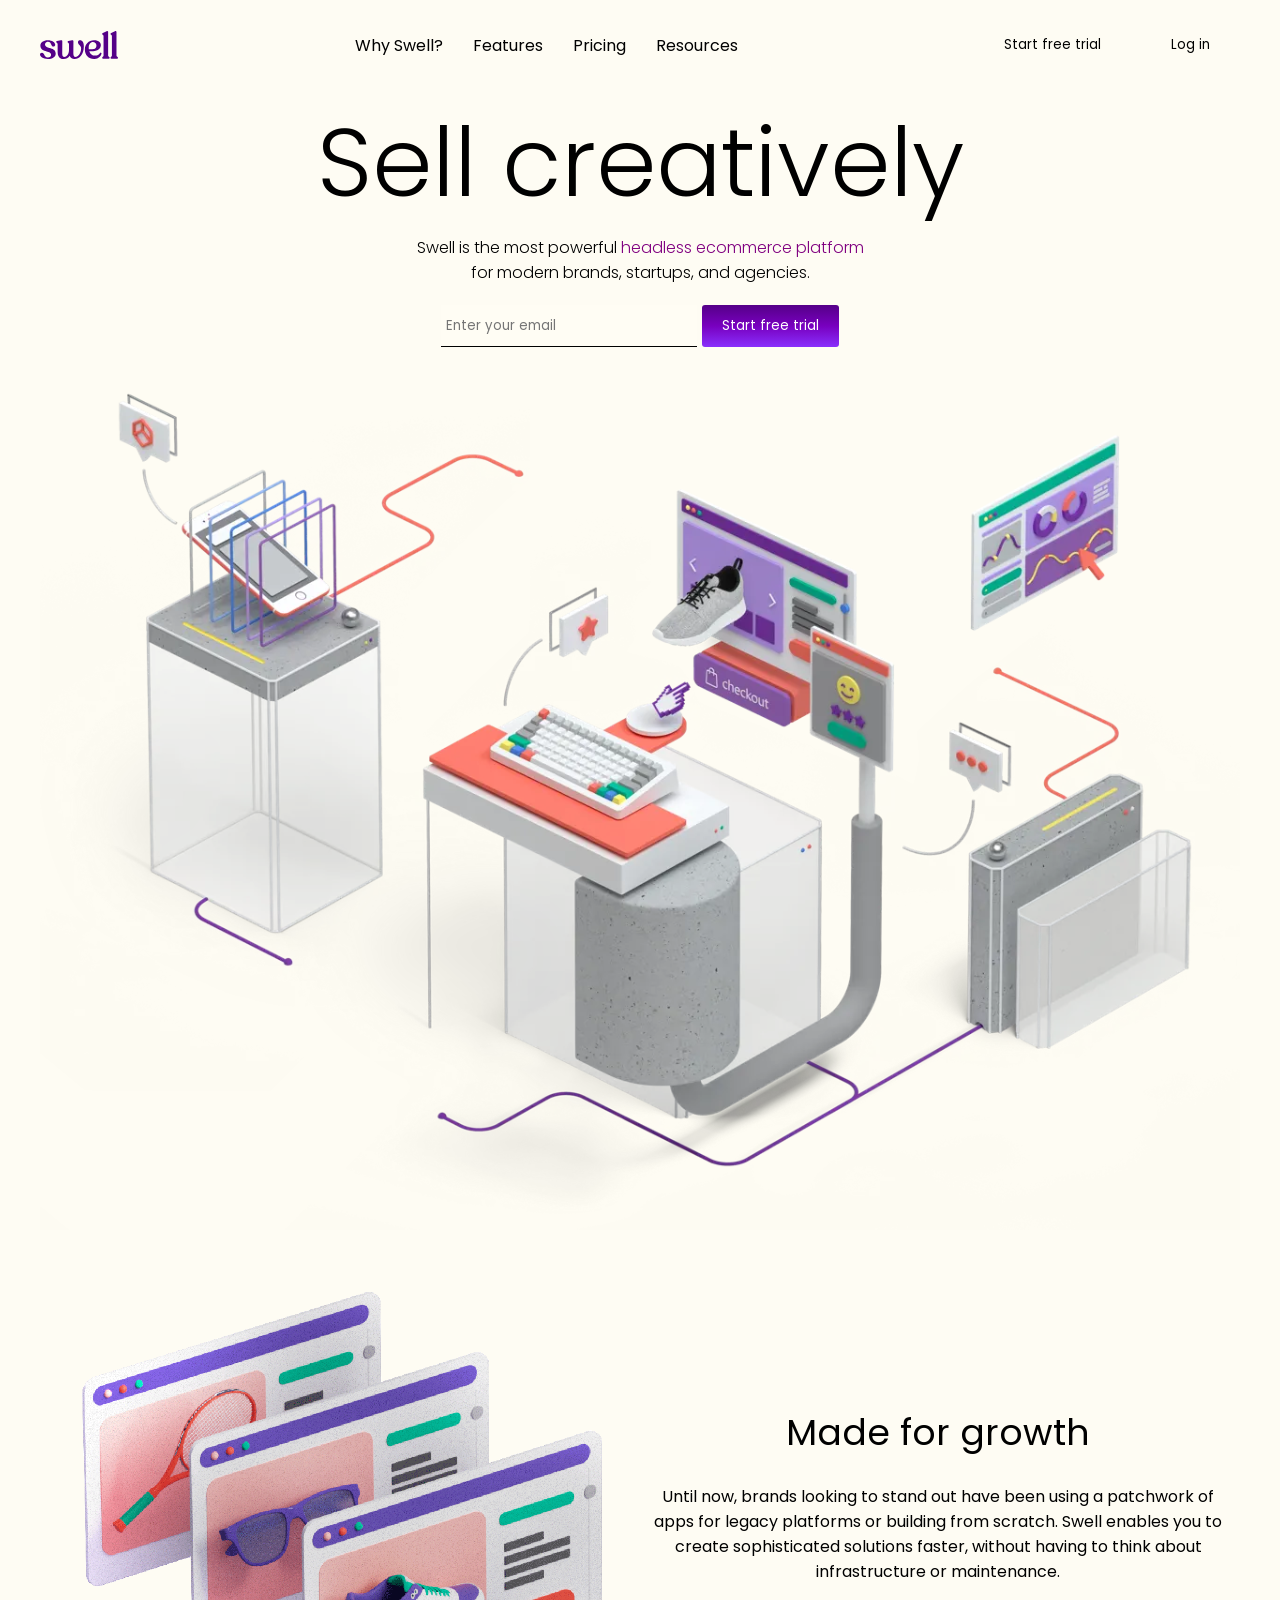
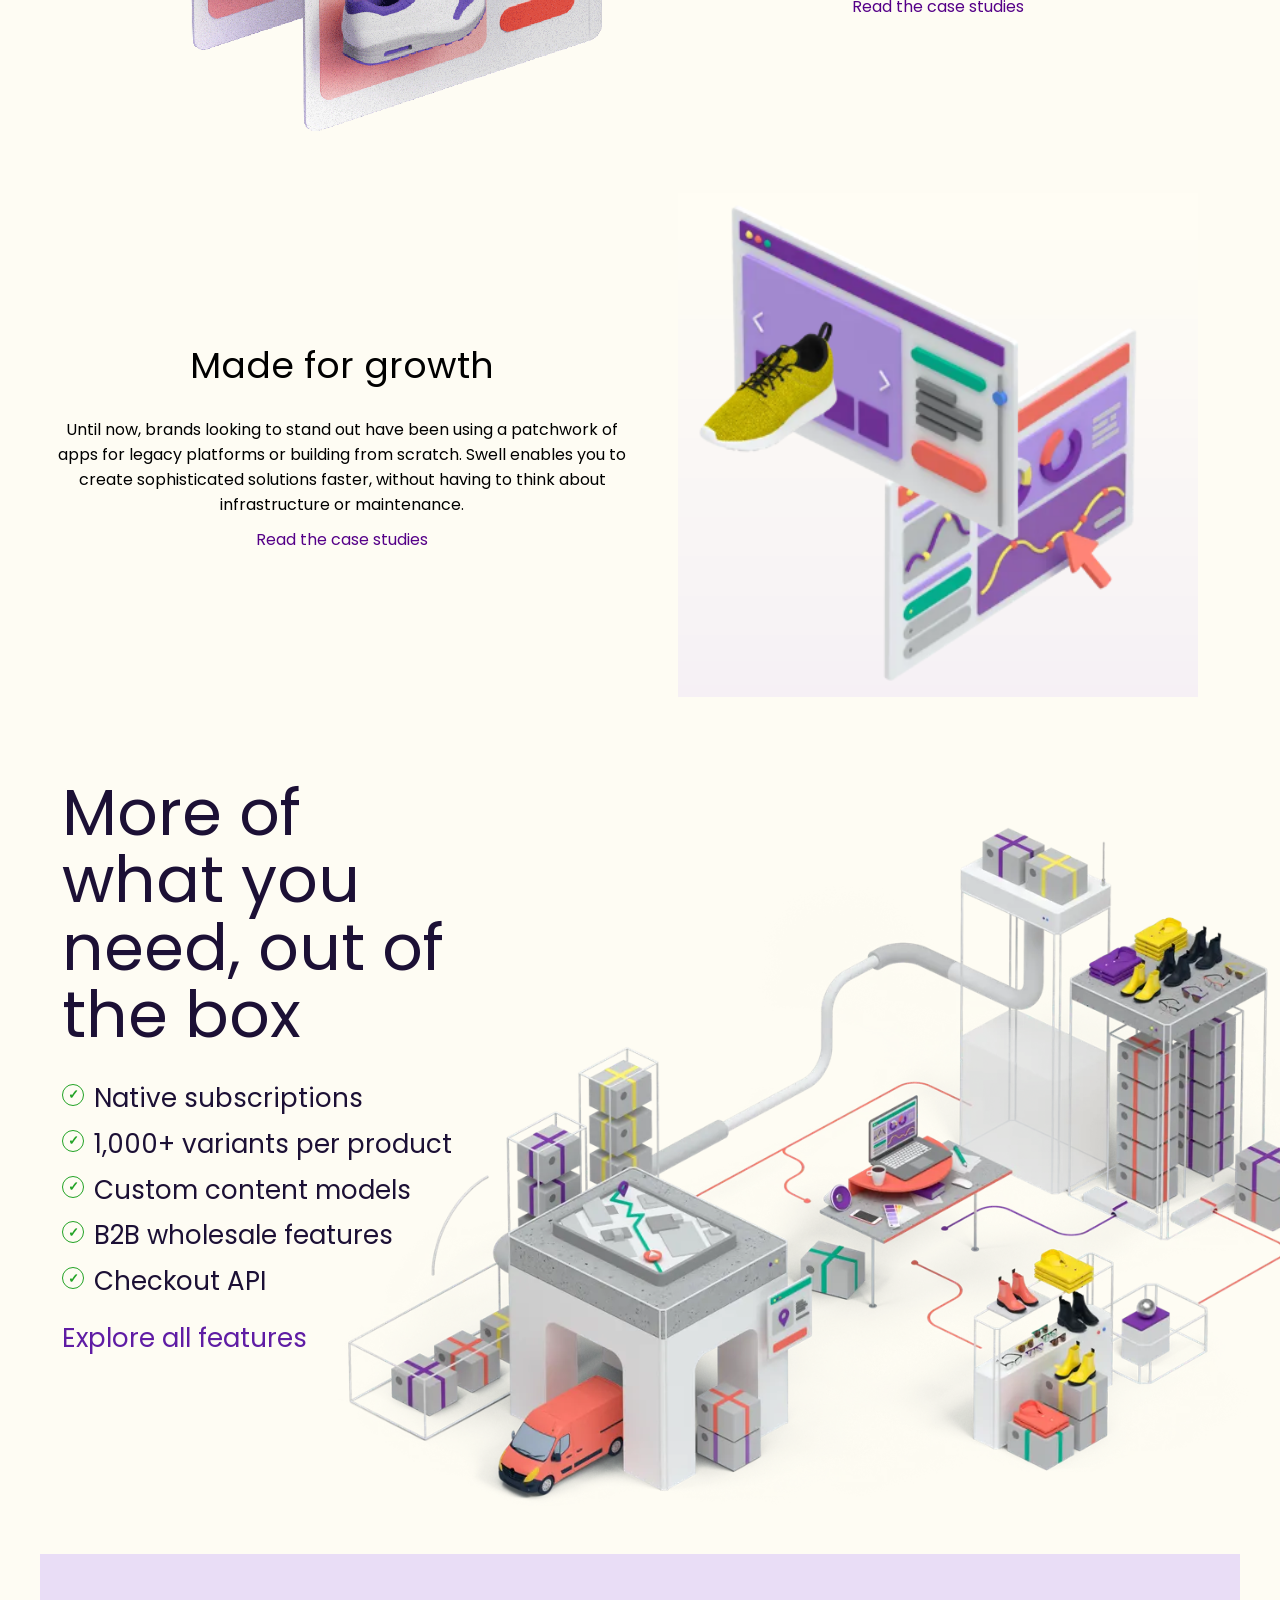
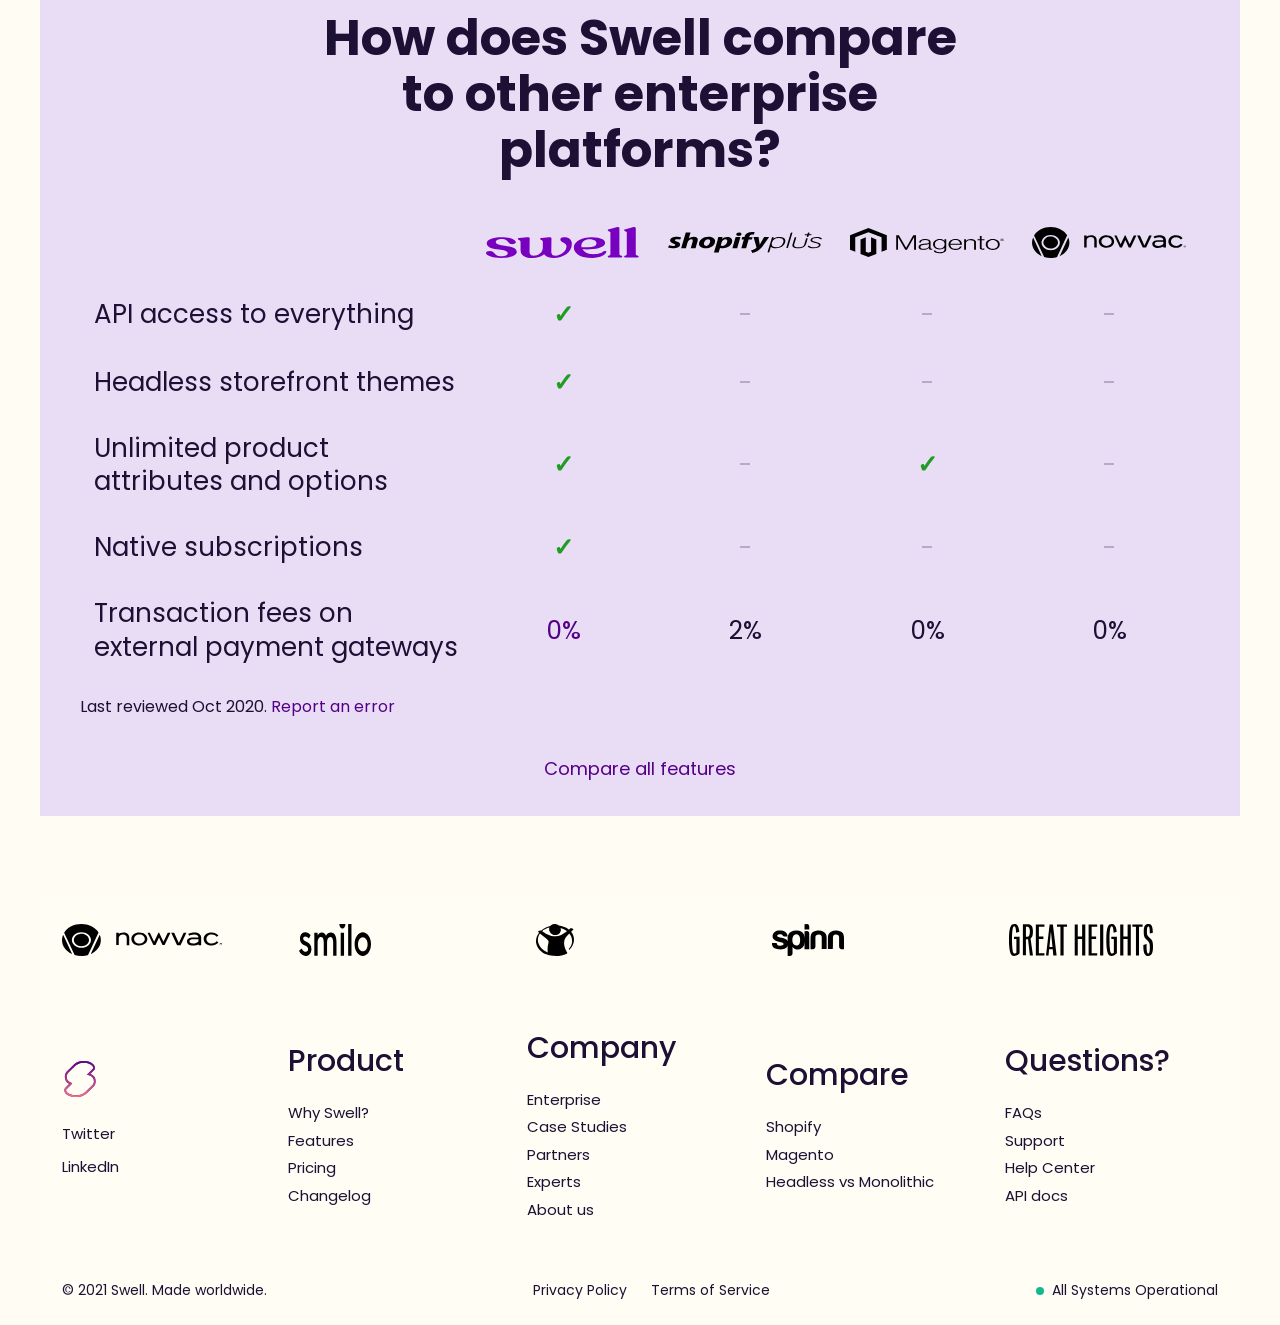
<file: index.html>
<!doctype html>
<html lang="en">
  <head>
    <meta charset="utf-8" />
    <meta name="viewport" content="width=device-width, initial-scale=1" />
    <meta http-equiv="refresh" content="0; url=./layout/index.html" />
    <title>Swell</title>
    <script>
      window.location.replace("./layout/index.html");
    </script>
  </head>
  <body>
    <p>Redirecting to <a href="./layout/index.html">site</a>...</p>
  </body>
</html>
</file>
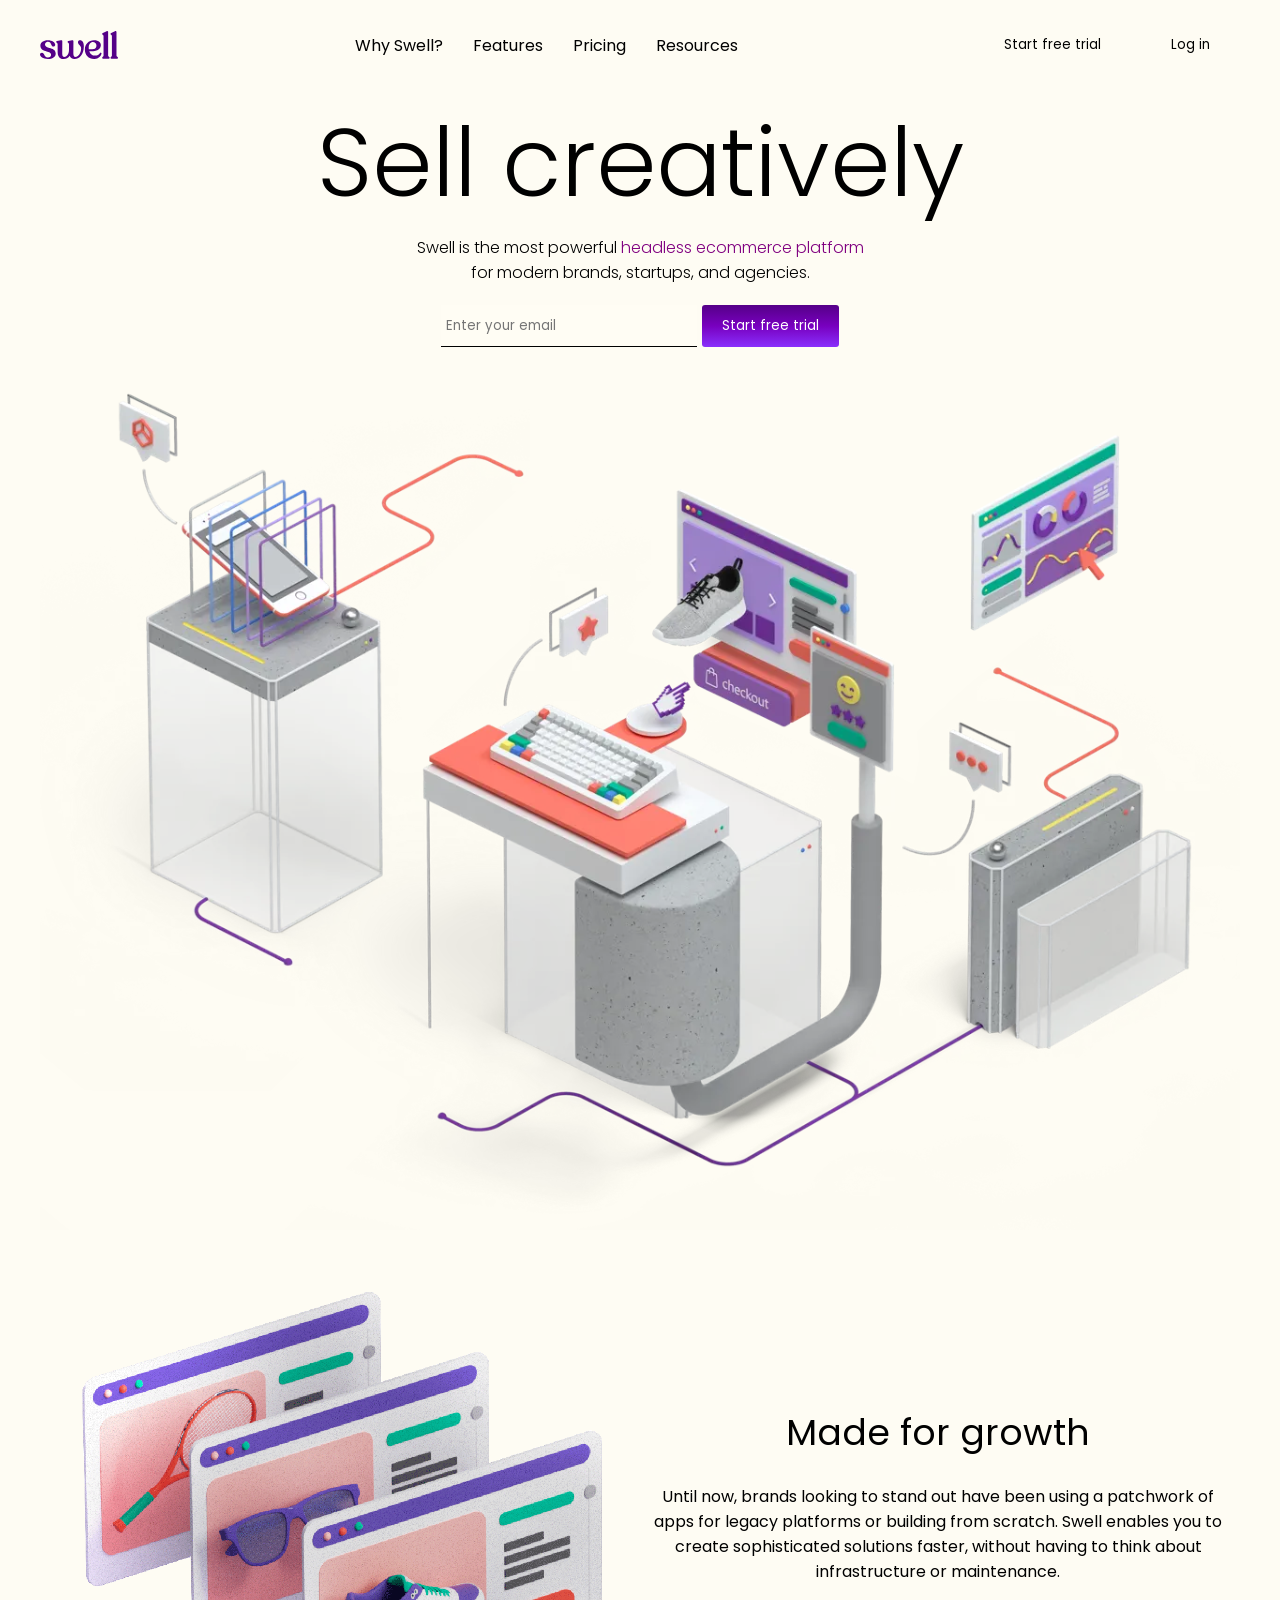
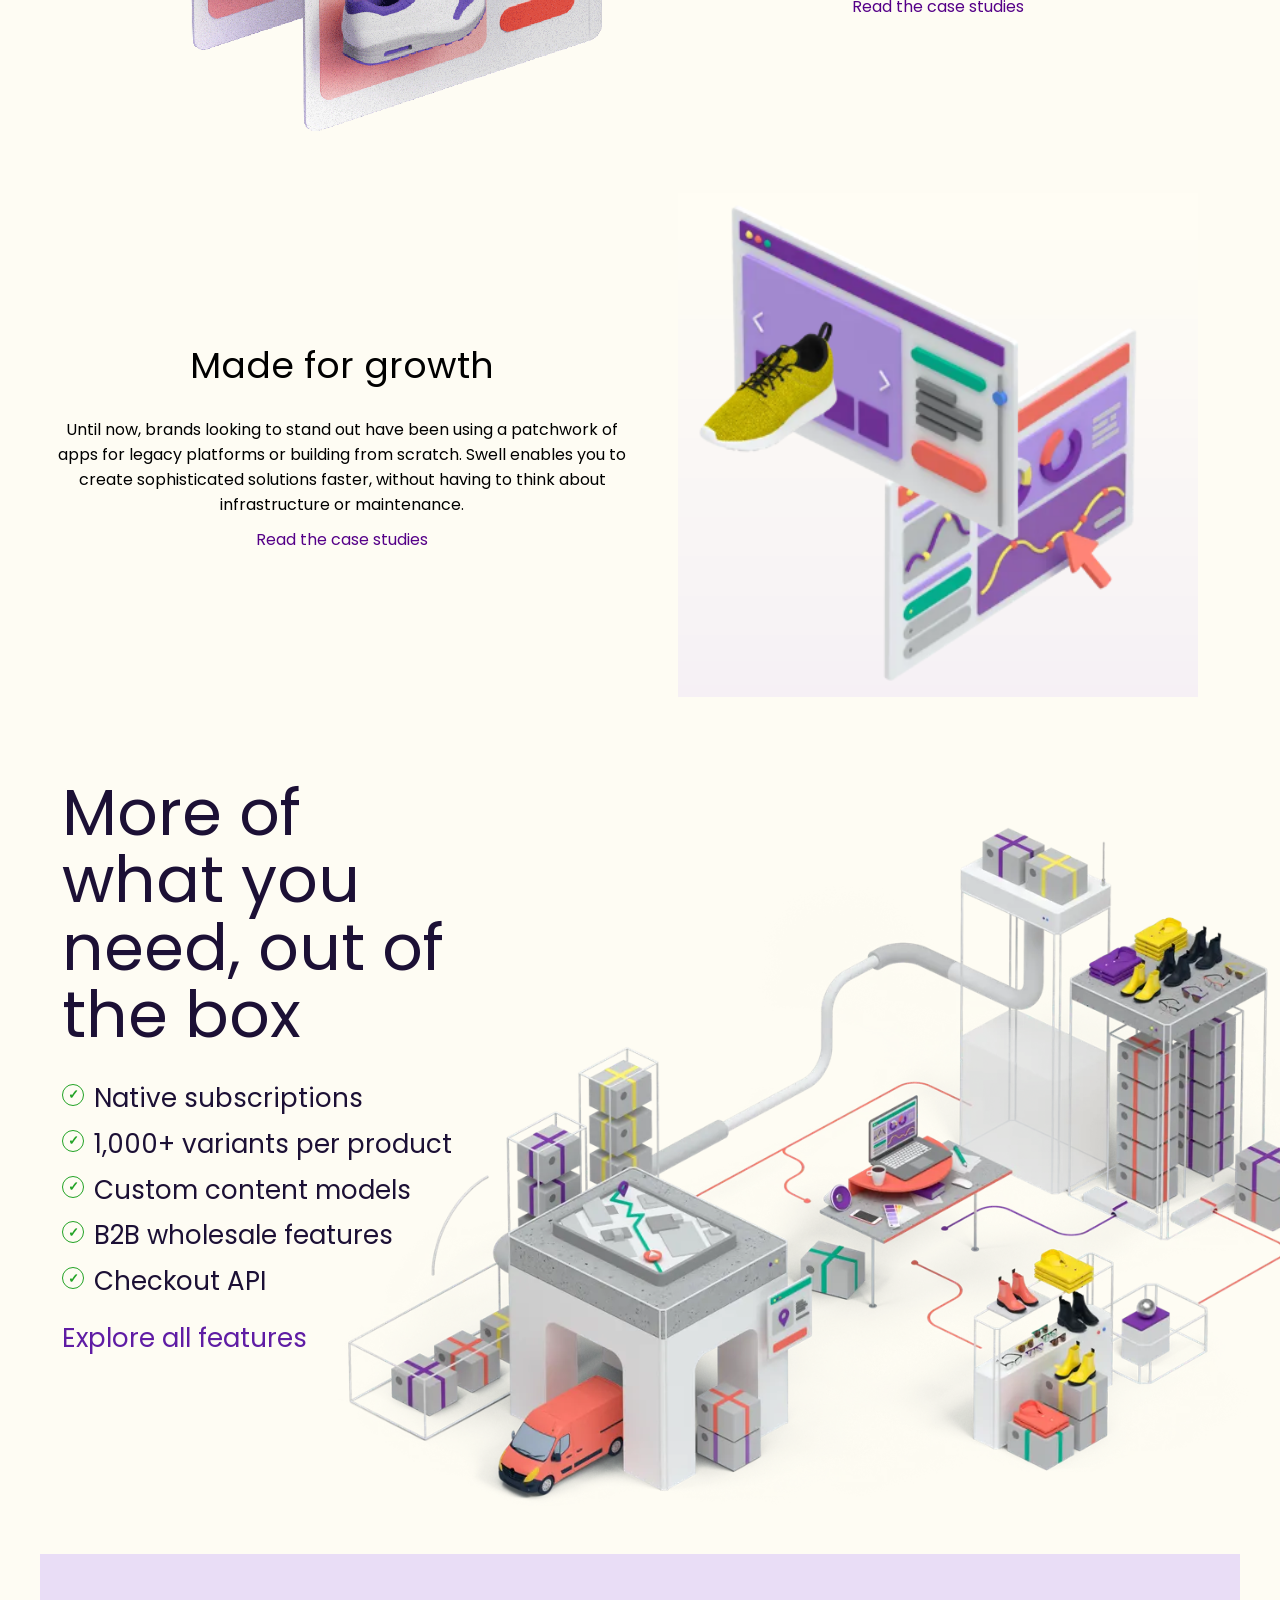
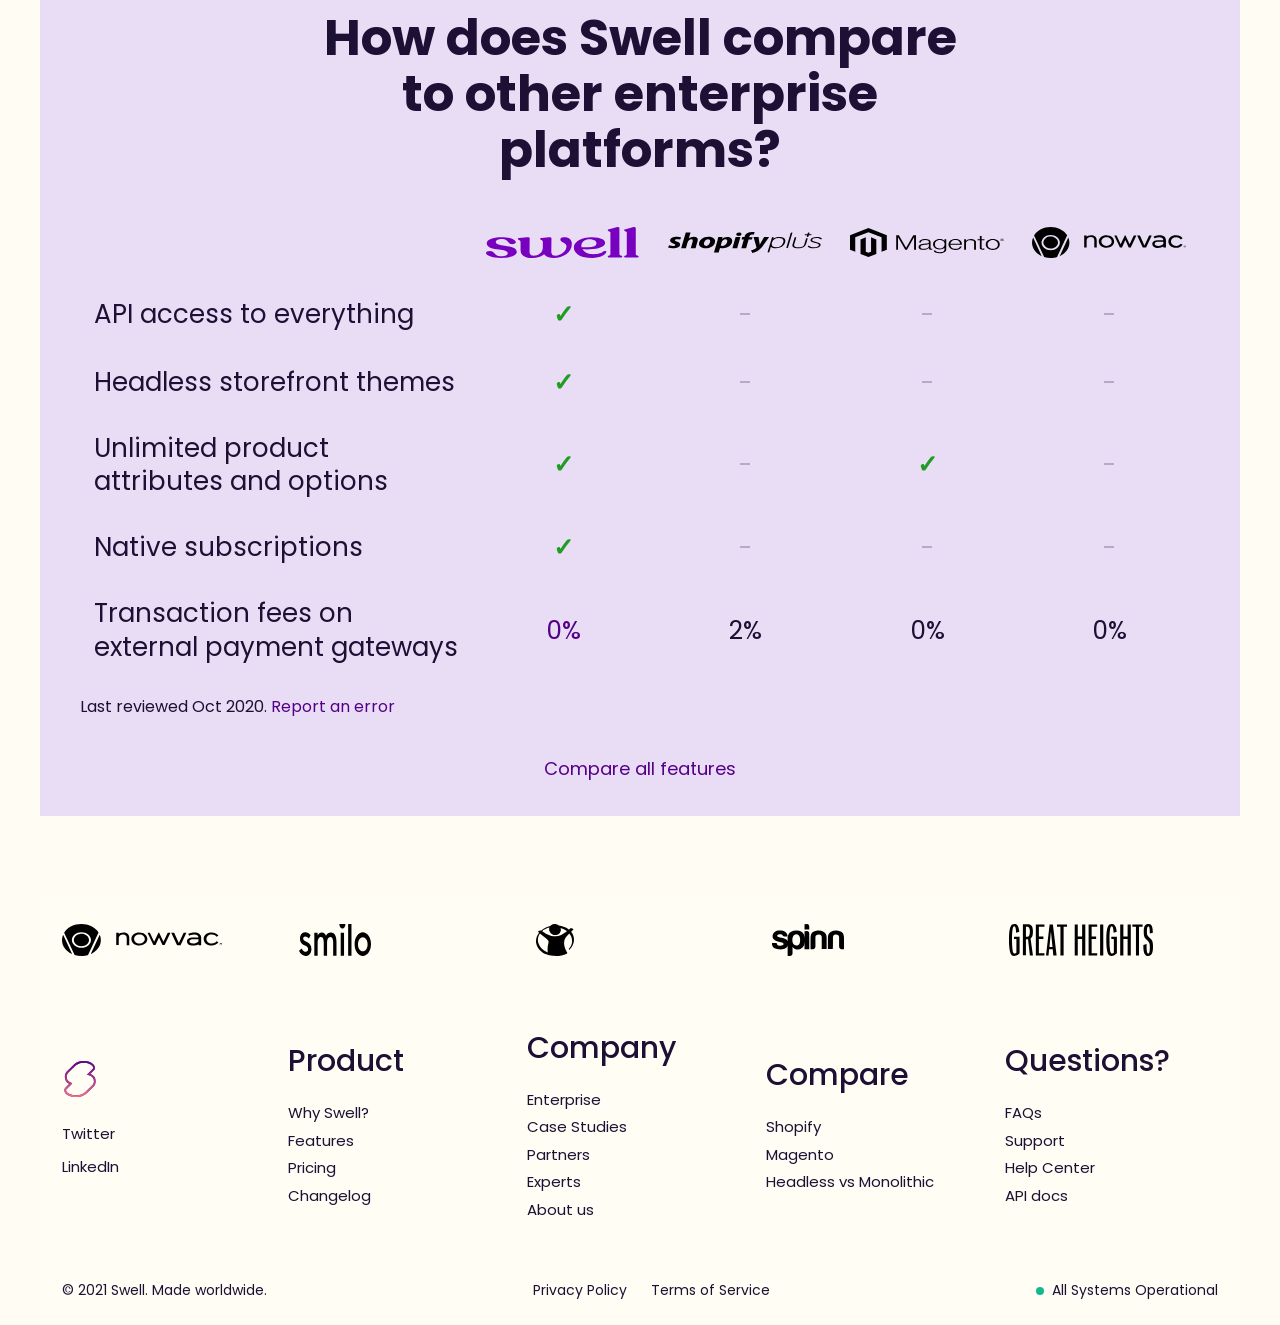
<file: layout/index.html>
<!DOCTYPE html>
<html lang="en">

<head>
    <meta charset="UTF-8" />
    <meta name="viewport" content="width=device-width, initial-scale=1.0" />
    <title>swell</title>
    <link rel="stylesheet" href="../style/style-fixed.css" />
    <link rel="shortcut icon" href="../Image/mainLOgo.svg" sizes="52x52" type="image/x-icon" />
    <link rel="preconnect" href="https://fonts.googleapis.com" />
    <link rel="preconnect" href="https://fonts.gstatic.com" crossorigin />
    <link href="https://fonts.googleapis.com/css2?family=Poppins:wght@400;500;700&display=swap" rel="stylesheet" />
</head>

<body>
    <header>
        <nav>
            <img src="../Image/mainLOgo.svg" alt="" />
            <ul>
                <li>Why Swell?</li>
                <li>Features</li>
                <li>Pricing</li>
                <li>Resources</li>
            </ul>
            <div class="containerBtn">
                <button class="Start">Start free trial</button>
                <button class="LogIn">Log in</button>
            </div>
        </nav>
    </header>
    <main>
        <div class="containerPoz">
            <h1>Sell creatively</h1>
            <p>
                Swell is the most powerful<span> headless ecommerce platform</span>
            </p>
            <p class="space">for modern brands, startups, and agencies.</p>
            <div class="containerInput">
                <input placeholder="Enter your email" type="search" /><button>
                    Start free trial
                </button>
            </div>
        </div>

        <div class="containerImageMain">
            <img src="../Image/mainImage.svg" alt="" />
        </div>

        <div class="mainFlex">
            <div class="contPos item">
                <img src="../Image/flexImage1.svg" alt="" />
            </div>
            <div class="contPos item">
                <h2>Made for growth</h2>
                <p>
                    Until now, brands looking to stand out have been using a patchwork
                    of apps for legacy platforms or building from scratch. Swell enables
                    you to create sophisticated solutions faster, without having to
                    think about infrastructure or maintenance.
                </p>
                <p class="link">Read the case studies</p>
            </div>
        </div>

        <div class="mainFlex">
            <div class="contPos item">
                <h2>Made for growth</h2>
                <p>
                    Until now, brands looking to stand out have been using a patchwork
                    of apps for legacy platforms or building from scratch. Swell enables
                    you to create sophisticated solutions faster, without having to
                    think about infrastructure or maintenance.
                </p>
                <p class="link">Read the case studies</p>
            </div>
            <div class="contPos item">
                <img src="../Image/flexImage2.svg" alt="" />
            </div>
        </div>

        <section class="featuresSection">
            <div class="featuresContent">
                <h2>More of what you need, out of the box</h2>
                <ul class="featuresList">
                    <li>Native subscriptions</li>
                    <li>1,000+ variants per product</li>
                    <li>Custom content models</li>
                    <li>B2B wholesale features</li>
                    <li>Checkout API</li>
                </ul>
                <a href="#" class="featuresLink">Explore all features</a>
            </div>
            <div class="featuresImageWrap">
                <img src="../Image/image-4.svg" alt="Commerce features illustration" />
            </div>
        </section>

        <section class="compareSection">
            <h2>How does Swell compare to other enterprise platforms?</h2>
            <div class="tableWrap">
                <table class="compareTable">
                    <thead>
                        <tr>
                            <th></th>
                            <th><img src="../Image/swell.svg" alt="Swell" /></th>
                            <th><img src="../Image/shopify.svg" alt="Shopify Plus" /></th>
                            <th><img src="../Image/magento.svg" alt="Magento" /></th>
                            <th><img src="../Image/firstLogo.svg" alt="BigCommerce" /></th>
                        </tr>
                    </thead>
                    <tbody>
                        <tr>
                            <td>API access to everything</td>
                            <td class="yes">&#10003;</td>
                            <td class="no">-</td>
                            <td class="no">-</td>
                            <td class="no">-</td>
                        </tr>
                        <tr>
                            <td>Headless storefront themes</td>
                            <td class="yes">&#10003;</td>
                            <td class="no">-</td>
                            <td class="no">-</td>
                            <td class="no">-</td>
                        </tr>
                        <tr>
                            <td>Unlimited product attributes and options</td>
                            <td class="yes">&#10003;</td>
                            <td class="no">-</td>
                            <td class="yes">&#10003;</td>
                            <td class="no">-</td>
                        </tr>
                        <tr>
                            <td>Native subscriptions</td>
                            <td class="yes">&#10003;</td>
                            <td class="no">-</td>
                            <td class="no">-</td>
                            <td class="no">-</td>
                        </tr>
                        <tr>
                            <td>Transaction fees on external payment gateways</td>
                            <td class="accent">0%</td>
                            <td>2%</td>
                            <td>0%</td>
                            <td>0%</td>
                        </tr>
                    </tbody>
                </table>
            </div>
            <p class="reviewText">
                Last reviewed Oct 2020. <a href="#">Report an error</a>
            </p>
            <a class="compareLink" href="#">Compare all features</a>
        </section>


        <footer class="siteFooter">
            <div class="footerTopLogos">
                <img src="../Image/firstLogo.svg" alt="Nowvac" />
                <img src="../Image/secondLogo.svg" alt="Smilo" />
                <img src="../Image/thirdthLogo.svg" alt="Partner logo" />
                <img src="../Image/Fourlogo.svg" alt="Spinn" />
                <img src="../Image/fiveLogo.svg" alt="Great Heights" />
            </div>

            <div class="footerMain">
                <div class="footerBrand">
                    <img src="../Image/FooterLogo.svg" alt="Swell mark" />
                    <a href="#">Twitter</a>
                    <a href="#">LinkedIn</a>
                </div>

                <div class="footerColumns">
                    <div class="footerColumn">
                        <h4>Product</h4>
                        <a href="#">Why Swell?</a>
                        <a href="#">Features</a>
                        <a href="#">Pricing</a>
                        <a href="#">Changelog</a>
                    </div>

                    <div class="footerColumn">
                        <h4>Company</h4>
                        <a href="#">Enterprise</a>
                        <a href="#">Case Studies</a>
                        <a href="#">Partners</a>
                        <a href="#">Experts</a>
                        <a href="#">About us</a>
                    </div>

                    <div class="footerColumn">
                        <h4>Compare</h4>
                        <a href="#">Shopify</a>
                        <a href="#">Magento</a>
                        <a href="#">Headless vs Monolithic</a>
                    </div>

                    <div class="footerColumn">
                        <h4>Questions?</h4>
                        <a href="#">FAQs</a>
                        <a href="#">Support</a>
                        <a href="#">Help Center</a>
                        <a href="#">API docs</a>
                    </div>
                </div>
            </div>

            <div class="footerBottom">
                <p>&copy; 2021 Swell. Made worldwide.</p>
                <div class="footerLegal">
                    <a href="#">Privacy Policy</a>
                    <a href="#">Terms of Service</a>
                </div>
                <p class="footerStatus"><span></span>All Systems Operational</p>
            </div>
        </footer>
    </main>
</body>

</html>
</file>
<file: style/style-fixed.css>
* {
  margin: 0;
  padding: 0;
  align-items: center;
  box-sizing: border-box;
  font-family: "Poppins", sans-serif;
}

body {
  background: #FEFCF3;
}

header {
  width: 100%;
  margin: auto;
}

nav {
  padding: 25px 0;
  max-width: 1200px;
  margin: auto;
  display: flex;
  justify-content: space-between;
  gap: 20px;
}

nav ul {
  display: flex;
  list-style: none;
  gap: 30px;
}

li {
  cursor: pointer;
  text-underline-offset: 0;
}

li:hover {
  color: purple;
  text-decoration: underline;
  text-underline-offset: 15px;
}

.containerBtn {
  display: flex;
  justify-content: center;
  align-items: center;
  gap: 10px;
}

.Start,
.LogIn {
  background: transparent;
  padding: 10px 30px;
  border: none;
  cursor: pointer;
}

.Start:hover,
.LogIn:hover {
  border: 2px solid purple;
  border-radius: 10px;
  transition: ease-in-out 0.5s;
}

main {
  width: 100%;
  margin: auto;
}

.containerPoz {
  max-width: 1200px;
  margin: auto;
  text-align: center;
}

.containerPoz h1 {
  font-size: 96px;
  font-weight: 300;
}

.containerPoz p {
  font-weight: 300;
}

.containerPoz p span {
  color: purple;
}

.space {
  padding-bottom: 20px;
}

.containerInput {
  display: flex;
  justify-content: center;
  gap: 5px;
  align-items: center;
}

.containerInput input {
  height: 42px;
  width: 256px;
  outline: none;
  border: none;
  border-bottom: 1px solid #000;
  background: #fffdf4;
}

.containerInput input::placeholder {
  padding-left: 5px;
}

.containerInput button {
  height: 42px;
  padding: 0 20px;
  background: linear-gradient(#550088, #7800bf, #892ffc);
  color: #fff;
  border: none;
  border-radius: 3px;
}

.containerImageMain {
  width: 100%;
  margin: auto;
  padding: 24px 16px 0;
}

.containerImageMain img {
  width: 100%;
  max-width: 1200px;
  height: auto;
  margin: auto;
  display: block;
}

.mainFlex {
  max-width: 1200px;
  display: flex;
  margin: 30px auto 0;
  align-items: center;
  justify-content: space-around;
  gap: 24px;
  padding: 32px 16px 0;
}

.contPos {
  width: 50%;
  text-align: center;
}

.contPos img {
  width: 100%;
  max-width: 520px;
  height: auto;
  display: block;
  margin: 0 auto;
}

.contPos h2 {
  font-weight: 400;
  font-size: 36px;
  margin-bottom: 24px;
}

.link {
  color: #550088;
  margin-top: 10px;
}

.compareSection {
  max-width: 1200px;
  margin: 48px auto 0;
  padding: 56px 40px 34px;
  background: #e9ddf6;
  color: #1c1035;
}

.compareSection h2 {
  max-width: 660px;
  margin: 0 auto 34px;
  text-align: center;
  font-size: 50px;
  line-height: 1.12;
  font-weight: 700;
}

.tableWrap {
  width: 100%;
}

.compareTable {
  width: 100%;
  border-collapse: separate;
  border-spacing: 0;
}

.compareTable th,
.compareTable td {
  padding: 15px 14px;
  vertical-align: middle;
}

.compareTable thead th {
  text-align: center;
  font-weight: 500;
}

.compareTable thead th:first-child {
  width: 35%;
}

.compareTable thead th img {
  max-width: 155px;
  width: 100%;
  height: 32px;
  object-fit: contain;
}

.compareTable tbody td:first-child {
  text-align: left;
  font-size: 26px;
  line-height: 1.3;
  width: 35%;
}

.compareTable tbody td:not(:first-child) {
  text-align: center;
  width: 16.25%;
  font-size: 25px;
}

.yes {
  color: #1e9d22;
  font-weight: 700;
}

.no {
  color: #b7a9c8;
}

.accent {
  color: #550088;
}

.reviewText {
  margin-top: 14px;
  font-size: 16px;
}

.reviewText a {
  color: #550088;
  text-decoration: none;
}

.compareLink {
  margin-top: 36px;
  display: block;
  text-align: center;
  color: #550088;
  font-size: 18px;
  text-decoration: none;
}

.featuresSection {
  max-width: 1200px;
  margin: 40px auto 0;
  padding: 34px 22px 0;
  background: #FEFCF3;
  display: block;
  justify-content: space-between;
  align-items: flex-start;
  gap: 28px;
}

.featuresContent {
  width: 36%;
  padding-top: 8px;
}

.featuresContent h2 {
  font-size: 64px;
  line-height: 1.05;
  color: #1c1035;
  font-weight: 400;
  margin-bottom: 34px;
}

.featuresList {
  list-style: none;
  display: flex;
  flex-direction: column;
  align-items: start;
  gap: 12px;
  margin-bottom: 20px;
}

.featuresList li {
  position: relative;
  padding-left: 32px;
  font-size: 26px;
  text-align: left;
  color: #1c1035;
  line-height: 1.3;
}

.featuresList li::before {
  content: "\2713";
  position: absolute;
  left: 0;
  top: 2px;
  width: 20px;
  height: 20px;
  border: 1px solid #22a325;
  border-radius: 50%;
  color: #22a325;
  display: flex;
  align-items: center;
  justify-content: center;
  font-size: 13px;
  font-weight: 700;
  line-height: 1;
}

.featuresLink {
  display: inline-block;
  color: #5f1ca4;
  text-align: start;
  text-decoration: none;
  font-size: 26px;
}

.featuresImageWrap {
  width: 100%;
  position: static;
}

.featuresImageWrap img {
  width: 100%;
  max-width: 1100px;
  height: auto;
  margin-top: -550px !important;
  margin-left: 220px  !important;
  position: static;
  display: block;
  /* margin: 0; */
}

.siteFooter {
  max-width: 1200px;
  margin: 80px auto 0;
  padding: 28px 22px 24px;
  background: #FFFDF4;
  color: #1c1035;
}

.footerTopLogos {
  display: grid;
  grid-template-columns: repeat(5, minmax(110px, 1fr));
  align-items: center;
  gap: 28px;
  margin-bottom: 70px;
}

.footerTopLogos img {
  width: 100%;
  max-width: 170px;
  height: 32px;
  object-fit: contain;
  object-position: left center;
}

.footerMain {
  display: grid;
  grid-template-columns: 180px 1fr;
  gap: 46px;
  margin-bottom: 56px;
}

.footerBrand img {
  width: 36px;
  height: 36px;
  margin-bottom: 18px;
}

.footerBrand a {
  display: block;
  text-decoration: none;
  color: #1c1035;
  font-size: 15px;
  margin-bottom: 10px;
}

.footerColumns {
  display: grid;
  grid-template-columns: repeat(4, minmax(140px, 1fr));
  gap: 26px;
}

.footerColumn h4 {
  font-size: 30px;
  font-weight: 500;
  margin-bottom: 16px;
}

.footerColumn a {
  display: block;
  text-decoration: none;
  color: #1c1035;
  font-size: 15px;
  line-height: 1.7;
  margin-bottom: 2px;
}

.footerBottom {
  display: flex;
  align-items: center;
  justify-content: space-between;
  gap: 16px;
  font-size: 14px;
}

.footerLegal {
  display: flex;
  gap: 24px;
}

.footerLegal a {
  color: #1c1035;
  text-decoration: none;
  font-size: 14px;
}

.footerStatus {
  display: inline-flex;
  align-items: center;
  gap: 8px;
}

.footerStatus span {
  width: 8px;
  height: 8px;
  border-radius: 50%;
  background: #14b88d;
}

@media (max-width: 1024px) {
  .featuresSection {
    margin-top: 34px;
    padding: 28px 16px 0;
    display: flex;
    flex-direction: column;
    align-items: flex-start;
    gap: 18px;
  }

  .featuresContent,
  .featuresImageWrap {
    width: 100%;
  }

  .featuresImageWrap img {
    max-width: 100%;
    width: 420px;
    margin-top: 0 !important;
    margin-left: 0 !important;
    margin: 0 auto;
  }

  .siteFooter {
    margin-top: 60px;
    padding: 26px 16px 22px;
  }

  .footerTopLogos {
    grid-template-columns: repeat(3, minmax(120px, 1fr));
    row-gap: 18px;
    margin-bottom: 44px;
  }

  .footerMain {
    grid-template-columns: 1fr;
    gap: 28px;
    margin-bottom: 36px;
  }

  .footerColumns {
    grid-template-columns: repeat(2, minmax(180px, 1fr));
    gap: 22px;
  }

  .footerColumn h4 {
    font-size: 24px;
    margin-bottom: 12px;
  }

  .footerBottom {
    flex-wrap: wrap;
    justify-content: center;
    text-align: center;
    gap: 12px 24px;
  }
}

@media (max-width: 768px) {
  nav {
    max-width: 100%;
    padding: 20px 16px;
    flex-direction: row;
    align-items: center;
    justify-content: space-between;
  }

  nav ul {
    display: none;
  }

  .containerBtn {
    width: auto;
    justify-content: flex-end;
    flex-wrap: nowrap;
  }

  .containerPoz {
    padding: 0 16px;
  }

  .containerPoz h1 {
    font-size: 56px;
    line-height: 1.1;
  }

  .containerPoz p {
    font-size: 20px;
    line-height: 1.4;
  }

  .containerInput {
    width: 100%;
    max-width: 560px;
    margin: 0 auto;
  }

  .containerInput input {
    width: 60%;
    cursor: pointer;
  }

  .containerImageMain {
    padding: 20px 16px 0;
  }

  .containerImageMain img {
    max-width: 100%;
  }

  .mainFlex {
    gap: 20px;
    padding: 28px 16px 0;
  }

  .contPos h2 {
    font-size: 30px;
    margin-bottom: 16px;
  }

  .contPos p {
    font-size: 16px;
    line-height: 1.5;
  }

  .compareSection {
    margin-top: 36px;
    padding: 36px 18px 24px;
  }

  .compareSection h2 {
    font-size: 34px;
    margin-bottom: 24px;
  }

  .tableWrap {
    overflow-x: auto;
  }

  .compareTable {
    min-width: 780px;
  }

  .compareTable tbody td:first-child {
    font-size: 20px;
  }

  .compareTable tbody td:not(:first-child) {
    font-size: 22px;
  }

  .featuresSection {
    margin-top: 34px;
    padding: 28px 16px 0;
    flex-direction: column;
    gap: 18px;
  }

  .featuresContent,
  .featuresImageWrap {
    width: 100%;
  }

  .featuresContent h2 {
    font-size: 44px;
    margin-bottom: 24px;
  }

  .featuresList li {
    font-size: 24px;
    padding-left: 28px;
  }

  .featuresLink {
    font-size: 25px;
  }

  .featuresImageWrap img {
    max-width: 100%;
    width: 300px;
    margin-top: 0px !important;
    margin-left: 0px !important;
    margin: 0 auto;
  }

  .siteFooter {
    margin-top: 48px;
    padding: 22px 16px 18px;
  }

  .footerTopLogos {
    grid-template-columns: repeat(2, minmax(120px, 1fr));
    gap: 14px 20px;
    margin-bottom: 30px;
  }

  .footerMain {
    margin-bottom: 24px;
  }

  .footerBrand img {
    margin-bottom: 10px;
  }

  .footerColumns {
    grid-template-columns: 1fr;
    gap: 16px;
  }

  .footerColumn h4 {
    font-size: 20px;
    margin-bottom: 8px;
  }

  .footerColumn a,
  .footerBrand a {
    font-size: 14px;
    line-height: 1.55;
  }

  .footerBottom,
  .footerLegal a {
    font-size: 13px;
  }
}

@media (max-width: 480px) {
  nav {
    padding: 16px 12px;
    gap: 14px;
  }

  nav ul {
    display: none;
  }

  .containerBtn {
    flex-direction: row;
    width: auto;
    gap: 8px;
  }

  .Start,
  .LogIn {
    width: auto;
    max-width: none;
    padding: 8px 14px;
  }

  .containerPoz {
    padding: 0 12px;
  }

  .containerPoz h1 {
    font-size: 38px;
    line-height: 1.15;
  }

  .containerPoz p {
    font-size: 16px;
    margin-top: 20px;
    margin-bottom: 10px;
    line-height: 1.5;
  }

  .space {
    padding-bottom: 14px;
  }

  .containerInput {
    flex-direction: column;
    gap: 30px;
    width: 100%;
  }

  .containerInput input,
  .containerInput button {
    width: 100%;
    max-width: 320px;
    cursor: pointer;
  }

  .containerImageMain {
    padding: 16px 12px 0;
  }

  .containerImageMain img {
    border-radius: 8px;
  }

  .mainFlex {
    flex-direction: column;
    align-items: stretch;
    gap: 16px;
    padding: 22px 12px 0;
  }

  .contPos {
    width: 100%;
  }

  .contPos h2 {
    font-size: 26px;
    margin-bottom: 12px;
  }

  .contPos p {
    font-size: 15px;
    line-height: 1.5;
  }

  .compareSection {
    margin-top: 28px;
    padding: 28px 12px 20px;
  }

  .compareSection h2 {
    font-size: 26px;
    line-height: 1.2;
    margin-bottom: 18px;
  }

  .compareTable {
    min-width: 660px;
  }

  .compareTable th,
  .compareTable td {
    padding: 12px 10px;
  }

  .compareTable tbody td:first-child {
    font-size: 16px;
  }

  .compareTable tbody td:not(:first-child) {
    font-size: 18px;
  }

  .reviewText {
    font-size: 13px;
  }

  .compareLink {
    margin-top: 20px;
    font-size: 17px;
  }

  .featuresSection {
    margin-top: 26px;
    padding: 22px 12px 0;
    gap: 14px;
  }

  .featuresContent h2 {
    font-size: 32px;
    line-height: 1.15;
    margin-bottom: 18px;
  }

  .featuresList {
    gap: 10px;
    margin-bottom: 16px;
  }

  .featuresList li {
    font-size: 17px;
    padding-left: 26px;
  }

  .featuresList li::before {
    width: 17px;
    height: 17px;
    font-size: 11px;
    top: 1px;
  }

  .featuresLink {
    font-size: 18px;
  }

  .footerTopLogos {
    display: flex;
    flex-wrap: nowrap;
    overflow-x: auto;
    gap: 18px;
    padding-bottom: 6px;
    margin-bottom: 24px;
  }

  .footerTopLogos img {
    flex: 0 0 auto;
    width: 140px;
    max-width: none;
    object-position: center;
  }
}
</file>
